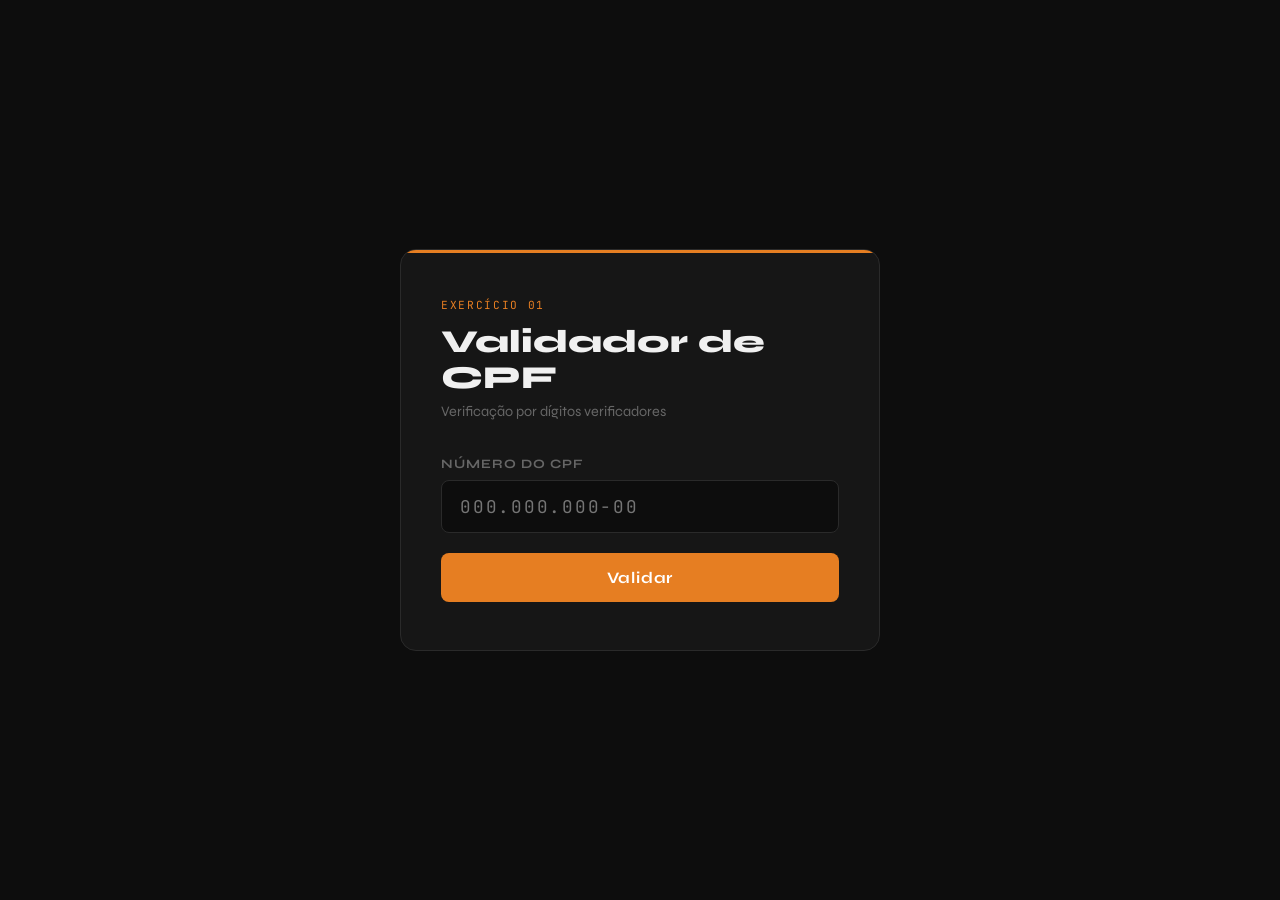
<file: Exer_2_BIM/Exerc_1/index.html>
<!DOCTYPE html>
<html lang="pt-br">
<head>
  <meta charset="UTF-8">
  <meta name="viewport" content="width=device-width, initial-scale=1.0">
  <title>Validador de CPF</title>
  <link href="https://fonts.googleapis.com/css2?family=JetBrains+Mono:wght@400;700&family=Syne:wght@400;700;800&display=swap" rel="stylesheet">
  <link href="style.css" rel="stylesheet">
  <body>

  <div class="card">
    <div class="tag">Exercício 01</div>
    <h1>Validador de CPF</h1>
    <p class="subtitle">Verificação por dígitos verificadores</p>
 
    <label for="cpf">Número do CPF</label>
    <input type="text" id="cpf" placeholder="000.000.000-00" maxlength="14">
 
    <button onclick="validarCPF()">Validar</button>
 
    <div class="result" id="result"></div>
  </div>
  <script src="script.js" defer></script>
  </body>
</html>
</file>
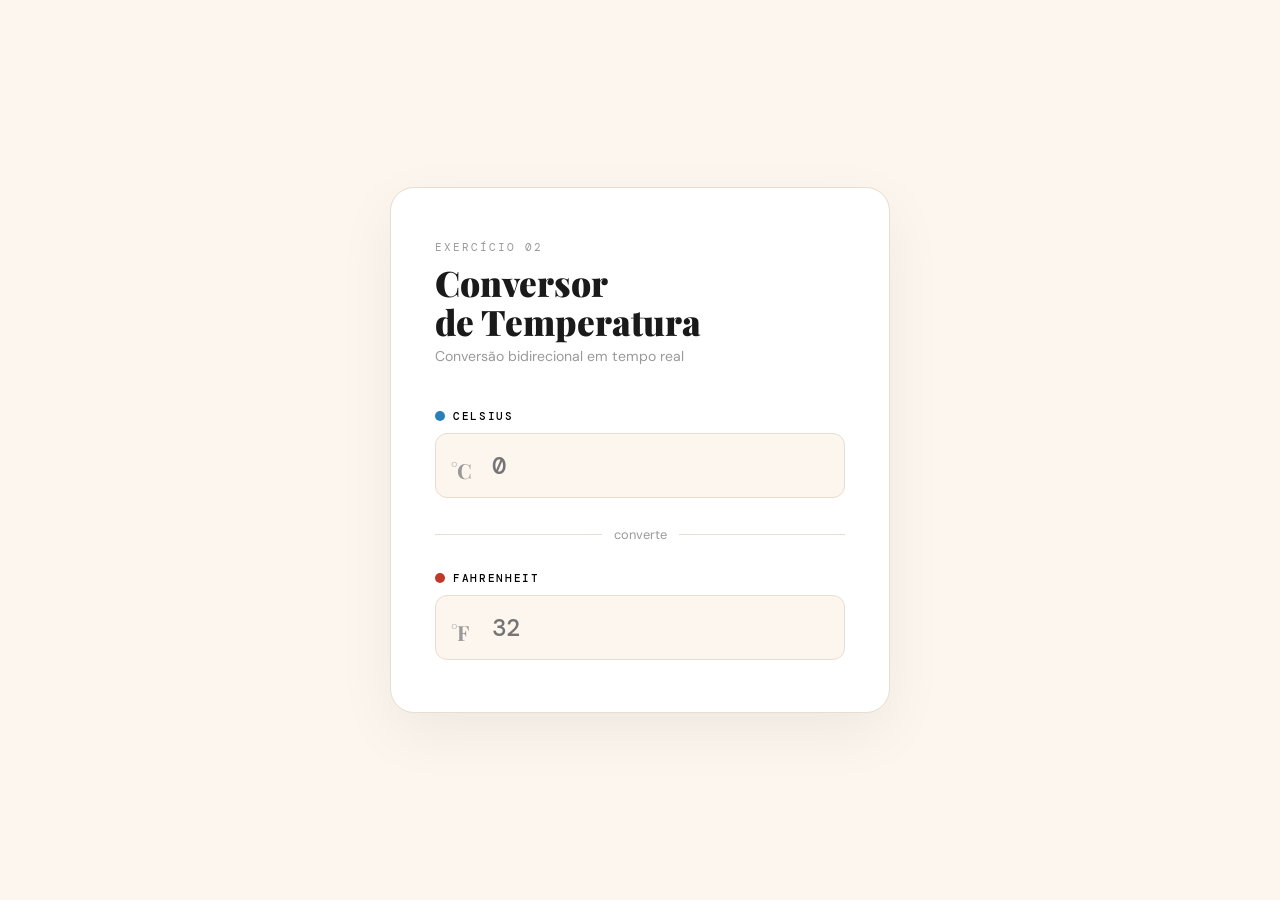
<file: Exer_2_BIM/Exerc_2/index.html>
<!DOCTYPE html>
<html lang="pt-br">
<head>
  <meta charset="UTF-8">
  <meta name="viewport" content="width=device-width, initial-scale=1.0">
  <title>Conversor de Temperatura</title>
  <link href="https://fonts.googleapis.com/css2?family=DM+Mono:wght@400;500&family=Playfair+Display:wght@700;900&family=DM+Sans:wght@400;500&display=swap" rel="stylesheet">
  <link rel="stylesheet" href="style.css">
  </head>
<body>
  <div class="card">
    <div class="tag">Exercício 02</div>
    <h1>Conversor<br>de Temperatura</h1>
    <p class="subtitle">Conversão bidirecional em tempo real</p>
 
    <div class="fields">
      <div class="field-group">
        <div class="field-label"><span class="dot-c"></span> Celsius</div>
        <input type="number" id="celsius" step="0.1" placeholder="0">
        <span class="unit-badge">°C</span>
      </div>
 
      <div class="divider">converte</div>
 
      <div class="field-group">
        <div class="field-label"><span class="dot-f"></span> Fahrenheit</div>
        <input type="number" id="fahrenheit" step="0.1" placeholder="32">
        <span class="unit-badge">°F</span>
      </div>
    </div>
  </div>
  <script src="script.js"></script>
  </body>
</html>
</file>
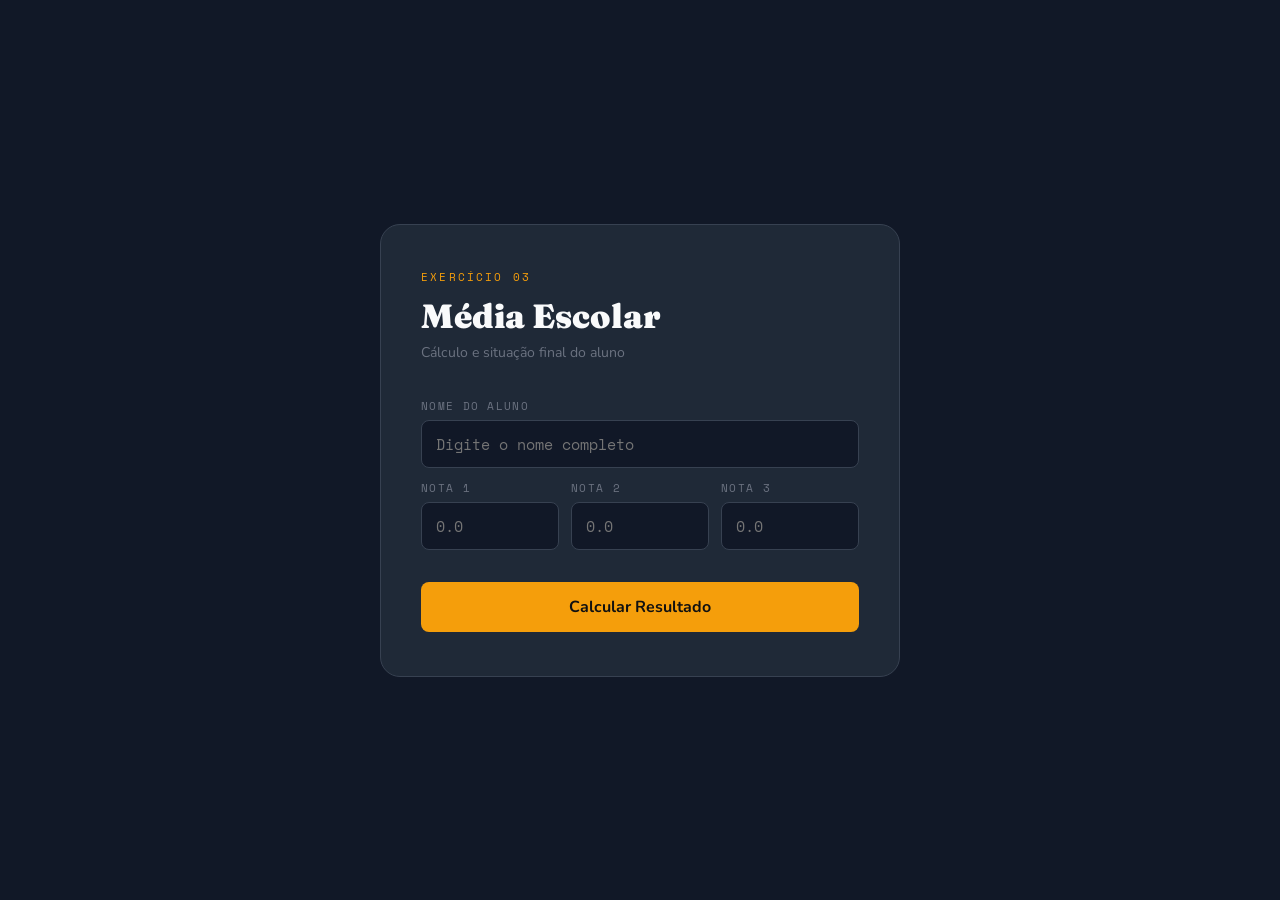
<file: Exer_2_BIM/Exerc_3/index.html>
<!DOCTYPE html>
<html lang="pt-br">
<head>
  <meta charset="UTF-8">
  <meta name="viewport" content="width=device-width, initial-scale=1.0">
  <title>Média Escolar</title>
  <link href="https://fonts.googleapis.com/css2?family=Space+Mono:wght@400;700&family=Fraunces:wght@700;900&family=Nunito:wght@400;600;700&display=swap" rel="stylesheet">
    <link rel="stylesheet" href="style.css">
  </head>
<body>
  <div class="card">
    <div class="tag">Exercício 03</div>
    <h1>Média Escolar</h1>
    <p class="subtitle">Cálculo e situação final do aluno</p>
 
    <div class="full" style="margin-bottom:12px">
      <label for="nome">Nome do Aluno</label>
      <input type="text" id="nome" placeholder="Digite o nome completo">
    </div>
 
    <div class="grid">
      <div>
        <label for="n1">Nota 1</label>
        <input type="number" id="n1" min="0" max="10" step="0.1" placeholder="0.0">
      </div>
      <div>
        <label for="n2">Nota 2</label>
        <input type="number" id="n2" min="0" max="10" step="0.1" placeholder="0.0">
      </div>
      <div>
        <label for="n3">Nota 3</label>
        <input type="number" id="n3" min="0" max="10" step="0.1" placeholder="0.0">
      </div>
    </div>
 
    <button onclick="calcularMedia()">Calcular Resultado</button>
 
    <div class="result-box" id="resultBox">
      <div class="result-nome">Resultado de</div>
      <div class="result-aluno" id="rNome"></div>
      <div class="result-media" id="rMedia"></div>
      <div class="result-situacao" id="rSituacao"></div>
      <div class="result-extra" id="rExtra"></div>
    </div>
  </div>
  <script src="script.js"></script>
 </body>
</html>
</file>
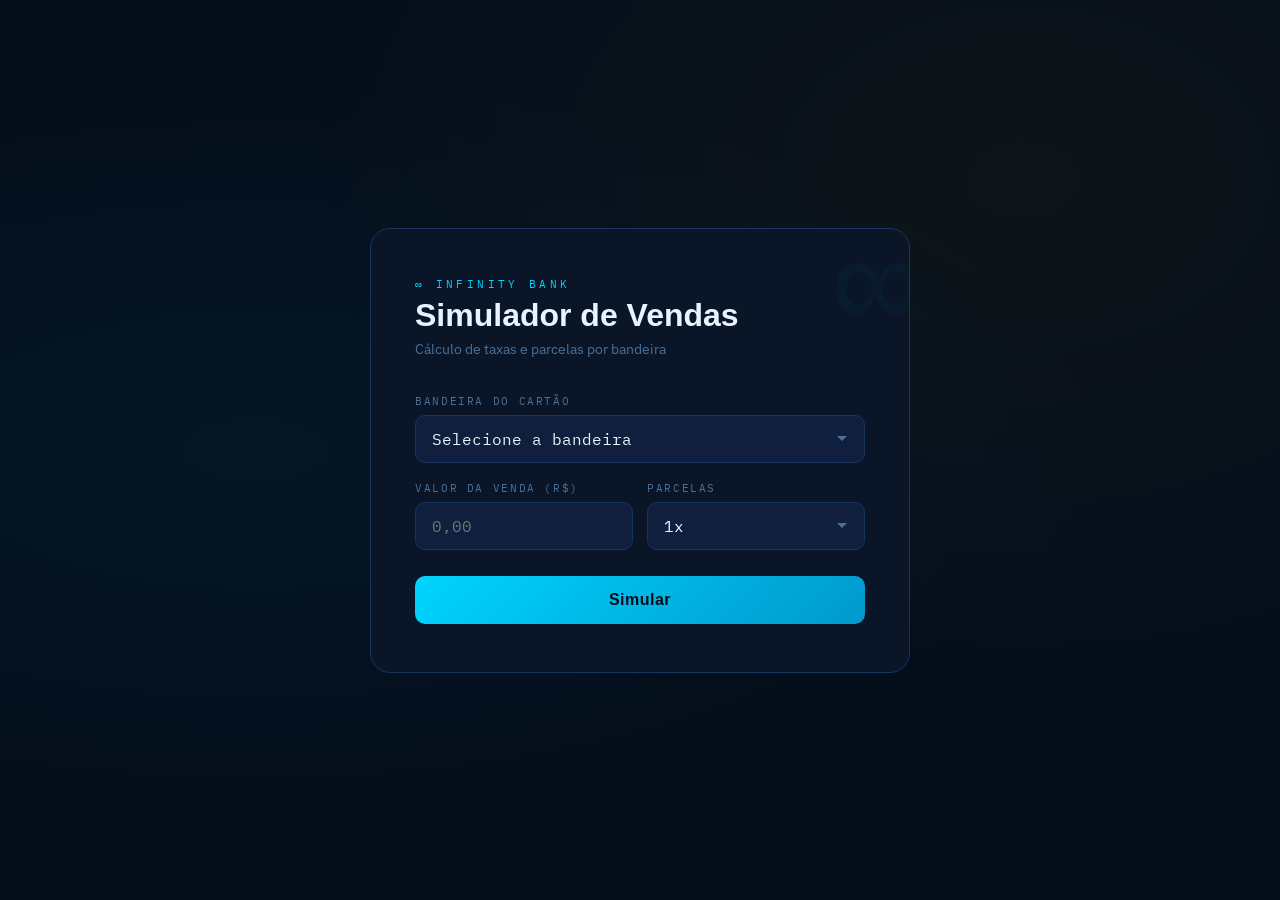
<file: Exer_2_BIM/Exerc_4/index.html>
<!DOCTYPE html>
<html lang="pt-br">
<head>
  <meta charset="UTF-8">
  <meta name="viewport" content="width=device-width, initial-scale=1.0">
  <title>Infinity Bank</title>
  <link rel="stylesheet" href="style.css">
  <link href="https://fonts.googleapis.com/css2?family=IBM+Plex+Mono:wght@400;600&family=Cabinet+Grotesk:wght@700;800;900&family=IBM+Plex+Sans:wght@400;500&display=swap" rel="stylesheet">
  </head>
<body>

  <div class="card">
    <div class="bank-name">∞ Infinity Bank</div>
    <h1>Simulador de Vendas</h1>
    <p class="subtitle">Cálculo de taxas e parcelas por bandeira</p>
 
    <div class="field">
      <label>Bandeira do Cartão</label>
      <select id="bandeira">
        <option value="">Selecione a bandeira</option>
        <option value="visa">Visa — 2%</option>
        <option value="master">Mastercard — 1.85%</option>
        <option value="elo">Elo — 3%</option>
      </select>
    </div>
 
    <div class="row">
      <div class="field">
        <label>Valor da Venda (R$)</label>
        <input type="number" id="valor" min="0" step="0.01" placeholder="0,00">
      </div>
      <div class="field">
        <label>Parcelas</label>
        <select id="parcelas">
          <option value="1">1x</option>
          <option value="2">2x</option>
          <option value="3">3x</option>
          <option value="4">4x</option>
          <option value="5">5x</option>
          <option value="6">6x</option>
          <option value="12">12x</option>
        </select>
      </div>
    </div>
 
    <button onclick="calcular()">Simular</button>
 
    <div class="result-panel" id="resultPanel">
      <div class="result-header">Resumo da Transação</div>
      <div class="result-rows">
        <div class="result-row">
          <span class="result-row-label">Valor original</span>
          <span class="result-row-value" id="rValor"></span>
        </div>
        <div class="result-row">
          <span class="result-row-label">Taxa da bandeira</span>
          <span class="result-row-value" id="rTaxa"></span>
        </div>
        <div class="result-row">
          <span class="result-row-label">Taxa mensal (R$ 12,50/mês)</span>
          <span class="result-row-value" id="rMensal"></span>
        </div>
        <div class="result-row">
          <span class="result-row-label">Juros (0.35%/mês)</span>
          <span class="result-row-value" id="rJuros"></span>
        </div>
        <div class="result-row">
          <span class="result-row-label">Valor total</span>
          <span class="result-row-value" id="rTotal"></span>
        </div>
      </div>
      <div class="result-total">
        <span class="result-total-label">Valor por parcela</span>
        <span class="result-total-value" id="rParcela"></span>
      </div>
    </div>
  </div>
  <script src="script.js"></script>
  </body>
</html>
</file>
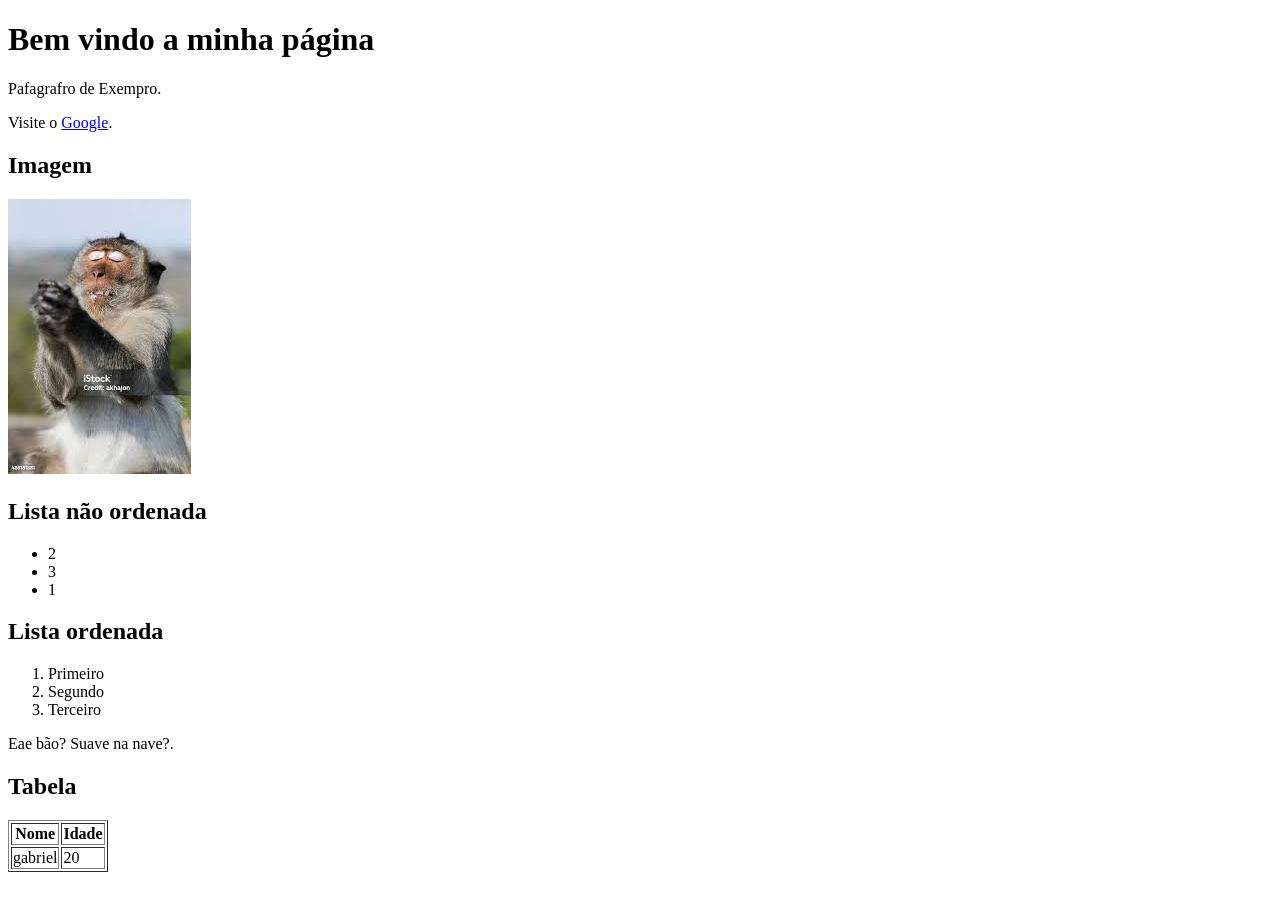
<file: JACINTO.html>
<!DOCTYPE html>
<html lang="pt-br">
<head>
    <meta charset="UTF-8">
    <title>Meu Página</title>
</head>
<body>

	<h1>Bem vindo a minha página</h1>

	<p>Pafagrafro de Exempro.</p>

	<p>

	Visite o
	<a href= "https://www.google.com" target = "blank">Google</a>.
	</p>

	<h2>Imagem</h2>
	<img src = "[data-uri]" alt = "Maskeiko">

	<h2> Lista não ordenada </h2>
<ul>
	<li>2 </li>
	<li>3 </li>
	<li>1 </li>
</ul>

<h2>Lista ordenada</h2>
<ol>
	<li>Primeiro</li>
	<li>Segundo</li>
	<li>Terceiro</li>
</ol>

<div>
	<p>Eae bão? Suave na nave?<span style = "color: blue;"Tranquilo como esquilo?</span>.</p>
</div>

<h2> Tabela</h2>
<table border = "1">
	<tr>
		<th>Nome</th>
		<th>Idade</th>
	</tr>
<tr>
		<td>gabriel</td>
		<td>20</td>
	</tr>
</table>

</body>
</html>
</file>
<file: Exer_2_BIM/Exerc_1/style.css>
*, *::before, *::after { box-sizing: border-box; margin: 0; padding: 0; }
 
    :root {
      --bg: #0d0d0d;
      --surface: #161616;
      --border: #2a2a2a;
      --accent: #e67e22;
      --text: #f0f0f0;
      --muted: #666;
      --green: #2ecc71;
      --red: #e74c3c;
    }
 
    body {
      font-family: 'Syne', sans-serif;
      background: var(--bg);
      color: var(--text);
      min-height: 100vh;
      display: flex;
      align-items: center;
      justify-content: center;
      padding: 20px;
    }
 
    .card {
      background: var(--surface);
      border: 1px solid var(--border);
      border-radius: 16px;
      padding: 48px 40px;
      width: 100%;
      max-width: 480px;
      position: relative;
      overflow: hidden;
    }
 
    .card::before {
      content: '';
      position: absolute;
      top: 0; left: 0; right: 0;
      height: 3px;
      background: var(--accent);
    }
 
    .tag {
      font-family: 'JetBrains Mono', monospace;
      font-size: 0.7rem;
      color: var(--accent);
      letter-spacing: 0.15em;
      text-transform: uppercase;
      margin-bottom: 12px;
    }
 
    h1 {
      font-size: 2rem;
      font-weight: 800;
      line-height: 1.1;
      margin-bottom: 8px;
    }
 
    .subtitle {
      font-size: 0.9rem;
      color: var(--muted);
      margin-bottom: 36px;
    }
 
    label {
      display: block;
      font-size: 0.8rem;
      font-weight: 700;
      letter-spacing: 0.08em;
      text-transform: uppercase;
      color: var(--muted);
      margin-bottom: 8px;
    }
 
    input {
      width: 100%;
      background: var(--bg);
      border: 1px solid var(--border);
      border-radius: 8px;
      padding: 14px 18px;
      font-family: 'JetBrains Mono', monospace;
      font-size: 1.1rem;
      color: var(--text);
      letter-spacing: 0.1em;
      outline: none;
      transition: border-color 0.2s;
    }
 
    input:focus { border-color: var(--accent); }
 
    button {
      width: 100%;
      margin-top: 20px;
      padding: 15px;
      background: var(--accent);
      color: #fff;
      border: none;
      border-radius: 8px;
      font-family: 'Syne', sans-serif;
      font-size: 1rem;
      font-weight: 700;
      letter-spacing: 0.05em;
      cursor: pointer;
      transition: opacity 0.2s, transform 0.1s;
    }
 
    button:hover { opacity: 0.88; }
    button:active { transform: scale(0.98); }
 
    .result {
      margin-top: 24px;
      padding: 16px 20px;
      border-radius: 8px;
      font-family: 'JetBrains Mono', monospace;
      font-size: 0.95rem;
      font-weight: 700;
      text-align: center;
      display: none;
      animation: fadeIn 0.3s ease;
    }
 
    .result.valido {
      background: rgba(46, 204, 113, 0.1);
      border: 1px solid var(--green);
      color: var(--green);
    }
 
    .result.invalido {
      background: rgba(231, 76, 60, 0.1);
      border: 1px solid var(--red);
      color: var(--red);
    }
 
    @keyframes fadeIn {
      from { opacity: 0; transform: translateY(6px); }
      to { opacity: 1; transform: translateY(0); }
    }
</file>
<file: Exer_2_BIM/Exerc_2/style.css>
*, *::before, *::after { box-sizing: border-box; margin: 0; padding: 0; }
 
    :root {
      --bg: #fdf6ee;
      --card: #fff;
      --border: #e8ddd0;
      --accent: #c0392b;
      --cold: #2980b9;
      --text: #1a1a1a;
      --muted: #999;
    }
 
    body {
      font-family: 'DM Sans', sans-serif;
      background: var(--bg);
      min-height: 100vh;
      display: flex;
      align-items: center;
      justify-content: center;
      padding: 20px;
    }
 
    .card {
      background: var(--card);
      border: 1px solid var(--border);
      border-radius: 24px;
      padding: 52px 44px;
      width: 100%;
      max-width: 500px;
      box-shadow: 0 20px 60px rgba(0,0,0,0.06);
    }
 
    .tag {
      font-family: 'DM Mono', monospace;
      font-size: 0.7rem;
      color: var(--muted);
      letter-spacing: 0.18em;
      text-transform: uppercase;
      margin-bottom: 10px;
    }
 
    h1 {
      font-family: 'Playfair Display', serif;
      font-size: 2.2rem;
      font-weight: 900;
      color: var(--text);
      margin-bottom: 6px;
      line-height: 1.1;
    }
 
    .subtitle {
      font-size: 0.88rem;
      color: var(--muted);
      margin-bottom: 44px;
    }
 
    .fields {
      display: flex;
      flex-direction: column;
      gap: 28px;
    }
 
    .field-group {
      position: relative;
    }
 
    .field-label {
      font-family: 'DM Mono', monospace;
      font-size: 0.7rem;
      letter-spacing: 0.15em;
      text-transform: uppercase;
      font-weight: 500;
      margin-bottom: 10px;
      display: flex;
      align-items: center;
      gap: 8px;
    }
 
    .dot-c {
      width: 10px; height: 10px;
      border-radius: 50%;
      background: var(--cold);
      display: inline-block;
    }
 
    .dot-f {
      width: 10px; height: 10px;
      border-radius: 50%;
      background: var(--accent);
      display: inline-block;
    }
 
    input[type="number"] {
      width: 100%;
      border: 1.5px solid var(--border);
      border-radius: 12px;
      padding: 16px 20px 16px 56px;
      font-family: 'DM Mono', monospace;
      font-size: 1.5rem;
      font-weight: 500;
      color: var(--text);
      background: var(--bg);
      outline: none;
      transition: border-color 0.2s;
      -moz-appearance: textfield;
    }
 
    input[type="number"]::-webkit-inner-spin-button,
    input[type="number"]::-webkit-outer-spin-button { -webkit-appearance: none; }
 
    input[type="number"]:focus { border-color: var(--text); }
 
    .unit-badge {
      position: absolute;
      left: 16px;
      bottom: 14px;
      font-family: 'Playfair Display', serif;
      font-size: 1.3rem;
      font-weight: 700;
      color: var(--muted);
      pointer-events: none;
    }
 
    .divider {
      display: flex;
      align-items: center;
      gap: 12px;
      color: var(--muted);
      font-size: 0.8rem;
    }
 
    .divider::before, .divider::after {
      content: '';
      flex: 1;
      height: 1px;
      background: var(--border);
    }
</file>
<file: Exer_2_BIM/Exerc_3/style.css>
*, *::before, *::after { box-sizing: border-box; margin: 0; padding: 0; }
 
    :root {
      --bg: #111827;
      --surface: #1f2937;
      --border: #374151;
      --text: #f9fafb;
      --muted: #6b7280;
      --accent: #f59e0b;
    }
 
    body {
      font-family: 'Nunito', sans-serif;
      background: var(--bg);
      min-height: 100vh;
      display: flex;
      align-items: center;
      justify-content: center;
      padding: 20px;
    }
 
    .card {
      background: var(--surface);
      border: 1px solid var(--border);
      border-radius: 20px;
      padding: 44px 40px;
      width: 100%;
      max-width: 520px;
    }
 
    .tag {
      font-family: 'Space Mono', monospace;
      font-size: 0.68rem;
      color: var(--accent);
      letter-spacing: 0.2em;
      text-transform: uppercase;
      margin-bottom: 10px;
    }
 
    h1 {
      font-family: 'Fraunces', serif;
      font-size: 2.1rem;
      font-weight: 900;
      margin-bottom: 6px;
      color: var(--text);
    }
 
    .subtitle {
      font-size: 0.88rem;
      color: var(--muted);
      margin-bottom: 36px;
    }
 
    .grid {
      display: grid;
      grid-template-columns: 1fr 1fr 1fr;
      gap: 12px;
      margin-bottom: 12px;
    }
 
    .full { grid-column: 1 / -1; }
 
    label {
      display: block;
      font-family: 'Space Mono', monospace;
      font-size: 0.68rem;
      letter-spacing: 0.12em;
      text-transform: uppercase;
      color: var(--muted);
      margin-bottom: 6px;
    }
 
    input {
      width: 100%;
      background: var(--bg);
      border: 1px solid var(--border);
      border-radius: 8px;
      padding: 12px 14px;
      font-family: 'Space Mono', monospace;
      font-size: 0.95rem;
      color: var(--text);
      outline: none;
      transition: border-color 0.2s;
    }
 
    input:focus { border-color: var(--accent); }
 
    button {
      width: 100%;
      margin-top: 20px;
      padding: 14px;
      background: var(--accent);
      color: #111;
      border: none;
      border-radius: 8px;
      font-family: 'Nunito', sans-serif;
      font-size: 1rem;
      font-weight: 700;
      cursor: pointer;
      transition: opacity 0.2s, transform 0.1s;
    }
 
    button:hover { opacity: 0.88; }
    button:active { transform: scale(0.98); }
 
    .result-box {
      margin-top: 24px;
      border-radius: 12px;
      padding: 24px;
      display: none;
      animation: pop 0.3s cubic-bezier(0.175, 0.885, 0.32, 1.275);
    }
 
    @keyframes pop {
      from { opacity: 0; transform: scale(0.95); }
      to { opacity: 1; transform: scale(1); }
    }
 
    .result-box.aprovado { background: rgba(59, 130, 246, 0.1); border: 1px solid #3b82f6; }
    .result-box.exame { background: rgba(34, 197, 94, 0.1); border: 1px solid #22c55e; }
    .result-box.reprovado { background: rgba(239, 68, 68, 0.1); border: 1px solid #ef4444; }
 
    .result-nome {
      font-size: 0.8rem;
      color: var(--muted);
      margin-bottom: 4px;
    }
 
    .result-aluno {
      font-family: 'Fraunces', serif;
      font-size: 1.4rem;
      font-weight: 700;
      color: var(--text);
      margin-bottom: 16px;
    }
 
    .result-media {
      font-family: 'Space Mono', monospace;
      font-size: 2.8rem;
      font-weight: 700;
      line-height: 1;
      margin-bottom: 4px;
    }
 
    .result-box.aprovado .result-media { color: #3b82f6; }
    .result-box.exame .result-media { color: #22c55e; }
    .result-box.reprovado .result-media { color: #ef4444; }
 
    .result-situacao {
      font-size: 0.9rem;
      font-weight: 700;
      letter-spacing: 0.05em;
    }
 
    .result-box.aprovado .result-situacao { color: #3b82f6; }
    .result-box.exame .result-situacao { color: #22c55e; }
    .result-box.reprovado .result-situacao { color: #ef4444; }
 
    .result-extra {
      margin-top: 10px;
      font-size: 0.83rem;
      color: var(--muted);
    }
</file>
<file: Exer_2_BIM/Exerc_4/style.css>
*, *::before, *::after { box-sizing: border-box; margin: 0; padding: 0; }
 
    :root {
      --bg: #040d1a;
      --surface: #0a1628;
      --card: #0f1f3d;
      --border: #1a3460;
      --accent: #00d4ff;
      --gold: #ffd700;
      --text: #e8f4fd;
      --muted: #4a7099;
    }
 
    body {
      font-family: 'IBM Plex Sans', sans-serif;
      background: var(--bg);
      background-image: radial-gradient(ellipse at 20% 50%, rgba(0,212,255,0.05) 0%, transparent 60%),
                        radial-gradient(ellipse at 80% 20%, rgba(255,215,0,0.04) 0%, transparent 50%);
      min-height: 100vh;
      display: flex;
      align-items: center;
      justify-content: center;
      padding: 20px;
    }
 
    .card {
      background: var(--surface);
      border: 1px solid var(--border);
      border-radius: 20px;
      padding: 48px 44px;
      width: 100%;
      max-width: 540px;
      position: relative;
      overflow: hidden;
    }
 
    .card::after {
      content: '∞';
      position: absolute;
      right: -10px;
      top: -20px;
      font-size: 140px;
      color: rgba(0,212,255,0.03);
      font-family: 'IBM Plex Mono', monospace;
      pointer-events: none;
      line-height: 1;
    }
 
    .bank-name {
      font-family: 'IBM Plex Mono', monospace;
      font-size: 0.7rem;
      color: var(--accent);
      letter-spacing: 0.3em;
      text-transform: uppercase;
      margin-bottom: 6px;
    }
 
    h1 {
      font-family: 'Cabinet Grotesk', sans-serif;
      font-size: 2rem;
      font-weight: 900;
      color: var(--text);
      margin-bottom: 6px;
    }
 
    .subtitle {
      font-size: 0.85rem;
      color: var(--muted);
      margin-bottom: 36px;
    }
 
    .field {
      margin-bottom: 18px;
    }
 
    label {
      display: block;
      font-family: 'IBM Plex Mono', monospace;
      font-size: 0.68rem;
      letter-spacing: 0.15em;
      text-transform: uppercase;
      color: var(--muted);
      margin-bottom: 7px;
    }
 
    input, select {
      width: 100%;
      background: var(--card);
      border: 1px solid var(--border);
      border-radius: 10px;
      padding: 13px 16px;
      font-family: 'IBM Plex Mono', monospace;
      font-size: 1rem;
      color: var(--text);
      outline: none;
      transition: border-color 0.2s;
      appearance: none;
      -webkit-appearance: none;
    }
 
    input:focus, select:focus { border-color: var(--accent); }
 
    select {
      background-image: url("data:image/svg+xml,%3Csvg xmlns='http://www.w3.org/2000/svg' width='12' height='12' viewBox='0 0 12 12'%3E%3Cpath fill='%234a7099' d='M6 8L1 3h10z'/%3E%3C/svg%3E");
      background-repeat: no-repeat;
      background-position: right 16px center;
      padding-right: 40px;
      cursor: pointer;
    }
 
    select option { background: var(--card); }
 
    .row { display: grid; grid-template-columns: 1fr 1fr; gap: 14px; }
 
    button {
      width: 100%;
      margin-top: 8px;
      padding: 15px;
      background: linear-gradient(135deg, var(--accent), #0099cc);
      color: #040d1a;
      border: none;
      border-radius: 10px;
      font-family: 'Cabinet Grotesk', sans-serif;
      font-size: 1rem;
      font-weight: 800;
      letter-spacing: 0.03em;
      cursor: pointer;
      transition: opacity 0.2s, transform 0.1s;
    }
 
    button:hover { opacity: 0.9; }
    button:active { transform: scale(0.98); }
 
    .result-panel {
      margin-top: 28px;
      background: var(--card);
      border: 1px solid var(--border);
      border-radius: 14px;
      overflow: hidden;
      display: none;
      animation: slideUp 0.3s ease;
    }
 
    @keyframes slideUp {
      from { opacity: 0; transform: translateY(10px); }
      to { opacity: 1; transform: translateY(0); }
    }
 
    .result-header {
      background: linear-gradient(90deg, rgba(0,212,255,0.08), transparent);
      padding: 16px 22px;
      border-bottom: 1px solid var(--border);
      font-family: 'IBM Plex Mono', monospace;
      font-size: 0.7rem;
      letter-spacing: 0.2em;
      text-transform: uppercase;
      color: var(--accent);
    }
 
    .result-rows { padding: 8px 0; }
 
    .result-row {
      display: flex;
      justify-content: space-between;
      align-items: center;
      padding: 12px 22px;
      border-bottom: 1px solid rgba(26, 52, 96, 0.5);
    }
 
    .result-row:last-child { border-bottom: none; }
 
    .result-row-label {
      font-size: 0.85rem;
      color: var(--muted);
    }
 
    .result-row-value {
      font-family: 'IBM Plex Mono', monospace;
      font-size: 0.95rem;
      font-weight: 600;
      color: var(--text);
    }
 
    .result-total {
      display: flex;
      justify-content: space-between;
      align-items: center;
      padding: 18px 22px;
      background: rgba(0, 212, 255, 0.06);
      border-top: 1px solid var(--border);
    }
 
    .result-total-label {
      font-size: 0.85rem;
      font-weight: 700;
      color: var(--text);
    }
 
    .result-total-value {
      font-family: 'Cabinet Grotesk', sans-serif;
      font-size: 1.5rem;
      font-weight: 900;
      color: var(--gold);
    }
</file>
